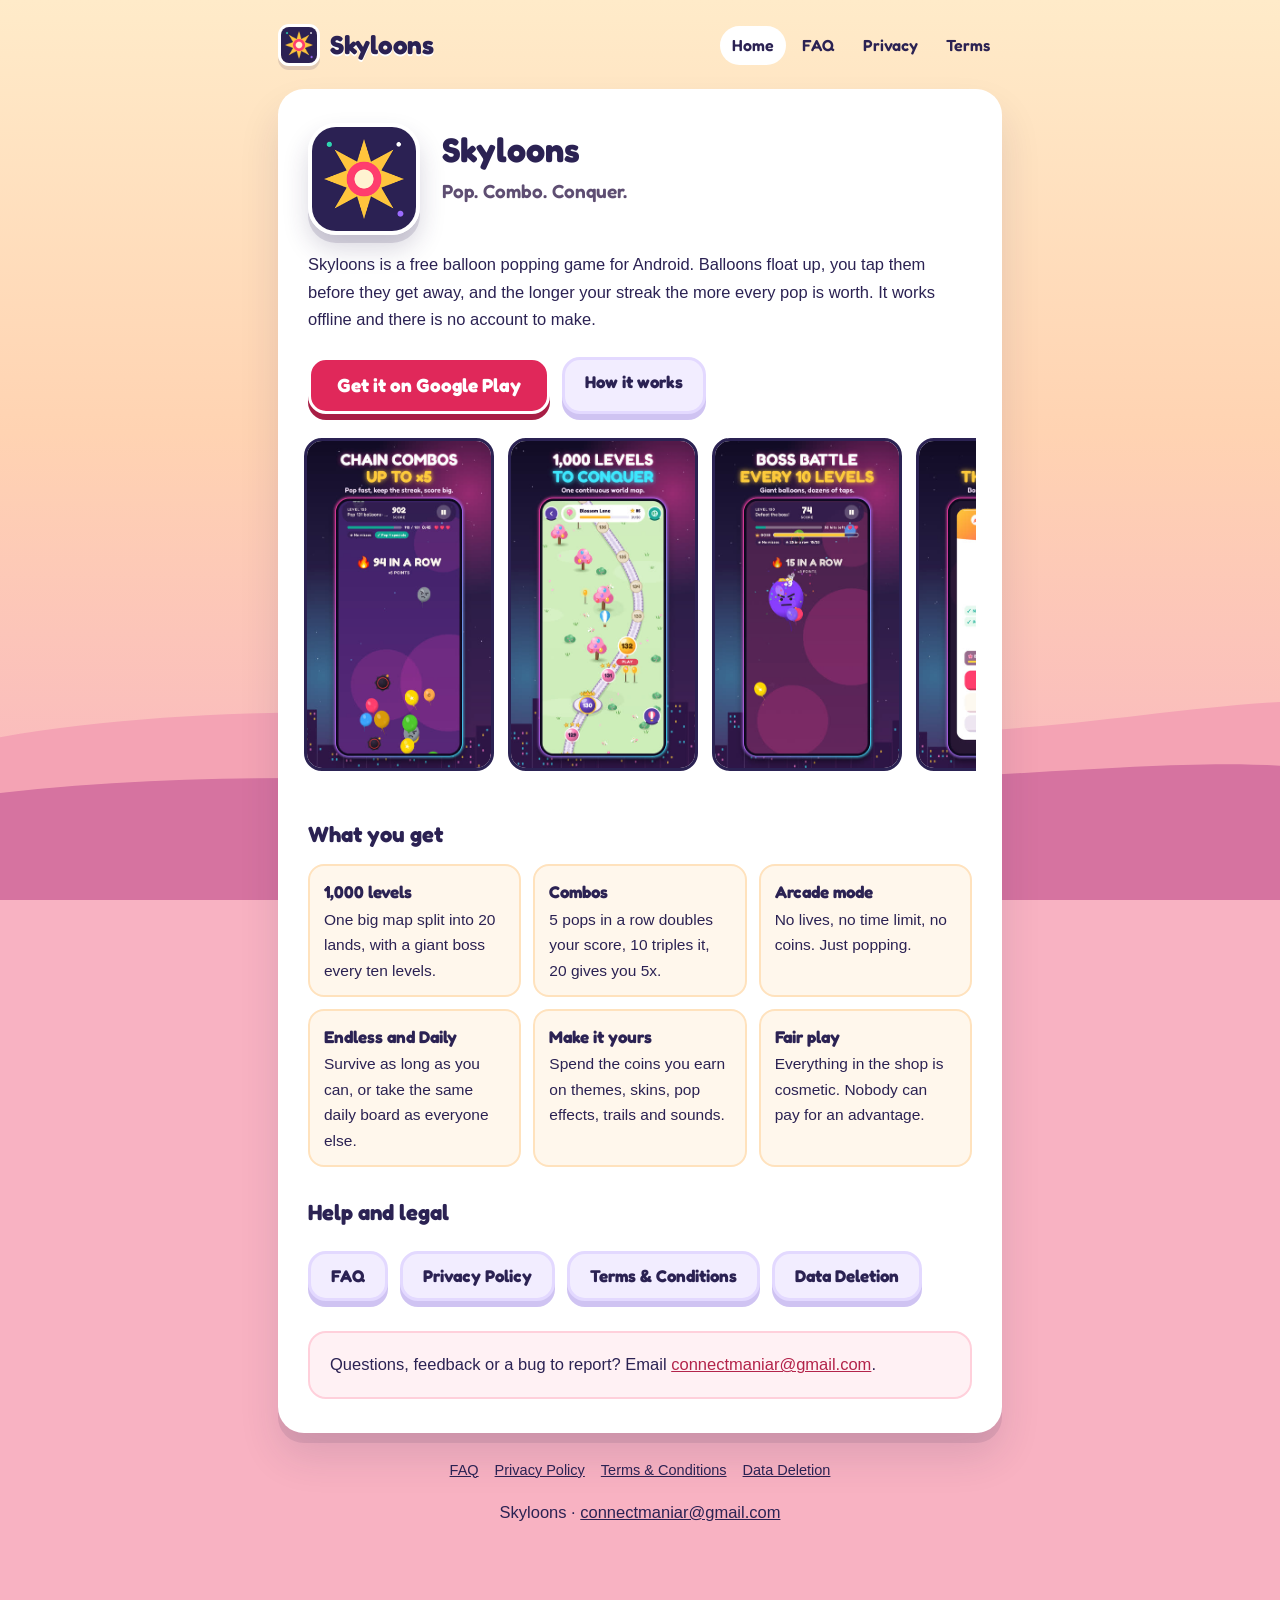
<file: index.html>
<!doctype html>
<html lang="en">
<head>
  <meta charset="utf-8" />
  <meta name="viewport" content="width=device-width, initial-scale=1" />
  <title>Skyloons: Balloon Pop Game for Android (Free, Works Offline)</title>
  <meta name="description" content="Skyloons is a free balloon popping game for Android. Chain combos, dodge bombs and beat a boss every ten levels across 1,000 levels. No account, works offline." />
  <meta name="theme-color" content="#ffd3b2" />
  <link rel="canonical" href="https://toobamamaniar.github.io/ballon-pop-quest/" />
  <link rel="icon" type="image/png" href="img/favicon.png" />
  <link rel="apple-touch-icon" href="img/icon-192.png" />
  <meta property="og:type" content="website" />
  <meta property="og:site_name" content="Skyloons" />
  <meta property="og:title" content="Skyloons: Balloon Pop Game for Android (Free, Works Offline)" />
  <meta property="og:description" content="Skyloons is a free balloon popping game for Android. Chain combos, dodge bombs and beat a boss every ten levels across 1,000 levels. No account, works offline." />
  <meta property="og:url" content="https://toobamamaniar.github.io/ballon-pop-quest/" />
  <meta property="og:image" content="https://toobamamaniar.github.io/ballon-pop-quest/og.png" />
  <meta name="twitter:card" content="summary_large_image" />
  <link rel="stylesheet" href="styles.css" />
  <script type="application/ld+json">
{
  "@context": "https://schema.org",
  "@type": "MobileApplication",
  "name": "Skyloons",
  "alternateName": "Balloon Pop Quest",
  "operatingSystem": "Android",
  "applicationCategory": "GameApplication",
  "description": "A free balloon popping game for Android with 1,000 levels, boss battles, an Arcade mode and daily challenges. Works offline.",
  "url": "https://toobamamaniar.github.io/ballon-pop-quest/",
  "image": "https://toobamamaniar.github.io/ballon-pop-quest/og.png",
  "offers": {
    "@type": "Offer",
    "price": "0",
    "priceCurrency": "USD"
  },
  "downloadUrl": "https://play.google.com/store/apps/details?id=com.maniar.balloonpopquest"
}
  </script>
</head>
<body>
  <a class="skip" href="#content">Skip to content</a>
  <div class="wrap">
    <header class="site">
      <a class="brand" href="./">
        <img src="img/icon-192.png" alt="" width="42" height="42" />
        <span>Skyloons</span>
      </a>
      <nav class="top" aria-label="Main">
        <a href="./" aria-current="page">Home</a>
        <a href="faq.html">FAQ</a>
        <a href="privacy-policy.html">Privacy</a>
        <a href="terms.html">Terms</a>
      </nav>
    </header>

    <main class="card" id="content">
      <div class="hero">
        <img class="icon" src="img/icon-192.png" alt="Skyloons app icon" width="112" height="112" />
        <div class="copy">
          <h1>Skyloons</h1>
          <p class="tagline">Pop. Combo. Conquer.</p>
        </div>
      </div>

      <p>
        Skyloons is a free balloon popping game for Android. Balloons float up,
        you tap them before they get away, and the longer your streak the more
        every pop is worth. It works offline and there is no account to make.
      </p>

      <div class="actions">
        <a class="btn" href="https://play.google.com/store/apps/details?id=com.maniar.balloonpopquest">Get it on Google Play</a>
        <a class="btn soft" href="faq.html">How it works</a>
      </div>

      <div class="shots" role="group" aria-label="Screenshots">
        <img src="img/01-combos.jpg" alt="Chaining a combo of balloons in Skyloons" width="405" height="720" loading="lazy" />
        <img src="img/02-levels.jpg" alt="The world map with levels one to one thousand" width="405" height="720" loading="lazy" />
        <img src="img/04-bosses.jpg" alt="A boss battle against a giant balloon" width="405" height="720" loading="lazy" />
        <img src="img/07-stars.jpg" alt="A level complete screen with three stars" width="405" height="720" loading="lazy" />
        <img src="img/08-missions.jpg" alt="The daily missions screen" width="405" height="720" loading="lazy" />
      </div>

      <h2>What you get</h2>
      <ul class="points">
        <li><strong>1,000 levels</strong>One big map split into 20 lands, with a giant boss every ten levels.</li>
        <li><strong>Combos</strong>5 pops in a row doubles your score, 10 triples it, 20 gives you 5x.</li>
        <li><strong>Arcade mode</strong>No lives, no time limit, no coins. Just popping.</li>
        <li><strong>Endless and Daily</strong>Survive as long as you can, or take the same daily board as everyone else.</li>
        <li><strong>Make it yours</strong>Spend the coins you earn on themes, skins, pop effects, trails and sounds.</li>
        <li><strong>Fair play</strong>Everything in the shop is cosmetic. Nobody can pay for an advantage.</li>
      </ul>

      <h2>Help and legal</h2>
      <div class="actions">
        <a class="btn soft" href="faq.html">FAQ</a>
        <a class="btn soft" href="privacy-policy.html">Privacy Policy</a>
        <a class="btn soft" href="terms.html">Terms &amp; Conditions</a>
        <a class="btn soft" href="data-deletion.html">Data Deletion</a>
      </div>

      <div class="contact-box">
        <p>
          Questions, feedback or a bug to report? Email
          <a href="mailto:connectmaniar@gmail.com">connectmaniar@gmail.com</a>.
        </p>
      </div>
    </main>

    <footer class="site">
      <div class="links">
        <a href="faq.html">FAQ</a>
        <a href="privacy-policy.html">Privacy Policy</a>
        <a href="terms.html">Terms &amp; Conditions</a>
        <a href="data-deletion.html">Data Deletion</a>
      </div>
      <p>Skyloons · <a href="mailto:connectmaniar@gmail.com">connectmaniar@gmail.com</a></p>
    </footer>
  </div>
</body>
</html>
</file>
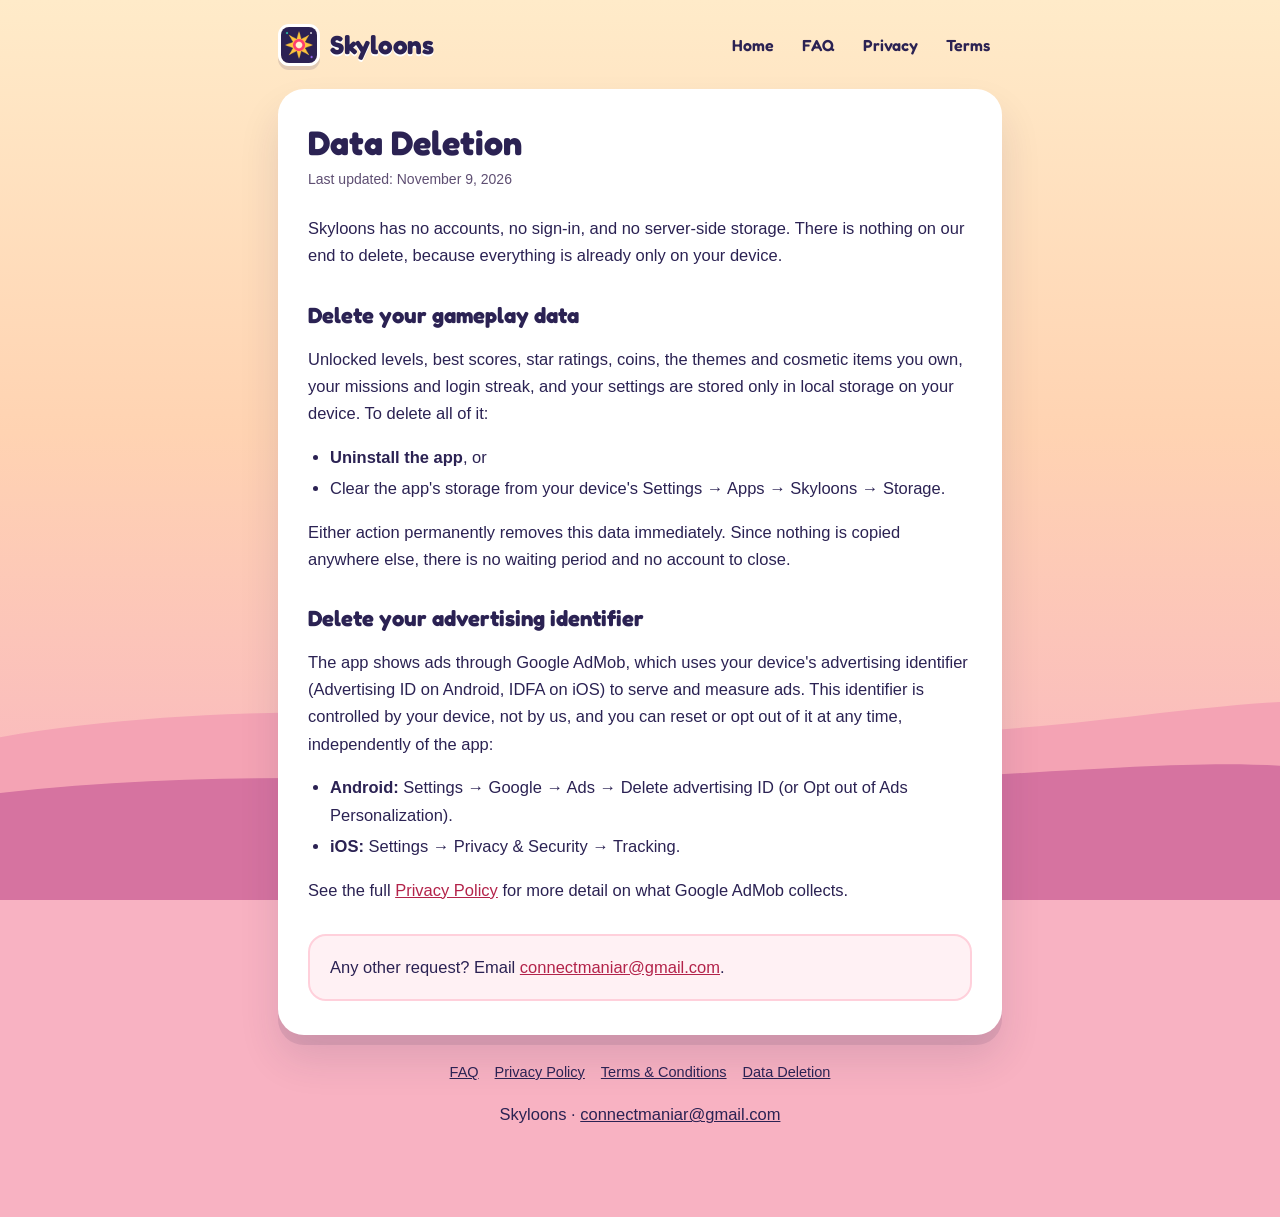
<file: data-deletion.html>
<!doctype html>
<html lang="en">
<head>
  <meta charset="utf-8" />
  <meta name="viewport" content="width=device-width, initial-scale=1" />
  <title>Skyloons Data Deletion</title>
  <meta name="description" content="How to delete your data from the Skyloons mobile game. There are no accounts and nothing stored on our servers." />
  <meta name="theme-color" content="#ffd3b2" />
  <link rel="canonical" href="https://toobamamaniar.github.io/ballon-pop-quest/data-deletion.html" />
  <link rel="icon" type="image/png" href="img/favicon.png" />
  <link rel="apple-touch-icon" href="img/icon-192.png" />
  <meta property="og:type" content="website" />
  <meta property="og:site_name" content="Skyloons" />
  <meta property="og:title" content="Skyloons Data Deletion" />
  <meta property="og:description" content="How to delete your data from the Skyloons mobile game. There are no accounts and nothing stored on our servers." />
  <meta property="og:url" content="https://toobamamaniar.github.io/ballon-pop-quest/data-deletion.html" />
  <meta property="og:image" content="https://toobamamaniar.github.io/ballon-pop-quest/og.png" />
  <meta name="twitter:card" content="summary_large_image" />
  <link rel="stylesheet" href="styles.css" />
</head>
<body>
  <a class="skip" href="#content">Skip to content</a>
  <div class="wrap">
    <header class="site">
      <a class="brand" href="./">
        <img src="img/icon-192.png" alt="" width="42" height="42" />
        <span>Skyloons</span>
      </a>
      <nav class="top" aria-label="Main">
        <a href="./">Home</a>
        <a href="faq.html">FAQ</a>
        <a href="privacy-policy.html">Privacy</a>
        <a href="terms.html">Terms</a>
      </nav>
    </header>

    <main class="card" id="content">
      <h1>Data Deletion</h1>
      <p class="meta">Last updated: November 9, 2026</p>

      <p>
        Skyloons has no accounts, no sign-in, and no server-side storage. There
        is nothing on our end to delete, because everything is already only on
        your device.
      </p>

      <h2>Delete your gameplay data</h2>
      <p>
        Unlocked levels, best scores, star ratings, coins, the themes and
        cosmetic items you own, your missions and login streak, and your
        settings are stored only in local storage on your device. To delete all
        of it:
      </p>
      <ul>
        <li><strong>Uninstall the app</strong>, or</li>
        <li>Clear the app's storage from your device's Settings → Apps → Skyloons → Storage.</li>
      </ul>
      <p>
        Either action permanently removes this data immediately. Since nothing
        is copied anywhere else, there is no waiting period and no account to
        close.
      </p>

      <h2>Delete your advertising identifier</h2>
      <p>
        The app shows ads through Google AdMob, which uses your device's
        advertising identifier (Advertising ID on Android, IDFA on iOS) to serve
        and measure ads. This identifier is controlled by your device, not by
        us, and you can reset or opt out of it at any time, independently of the
        app:
      </p>
      <ul>
        <li><strong>Android:</strong> Settings → Google → Ads → Delete advertising ID (or Opt out of Ads Personalization).</li>
        <li><strong>iOS:</strong> Settings → Privacy &amp; Security → Tracking.</li>
      </ul>

      <p>
        See the full <a href="privacy-policy.html">Privacy Policy</a> for more
        detail on what Google AdMob collects.
      </p>

      <div class="contact-box">
        <p>
          Any other request? Email
          <a href="mailto:connectmaniar@gmail.com">connectmaniar@gmail.com</a>.
        </p>
      </div>
    </main>

    <footer class="site">
      <div class="links">
        <a href="faq.html">FAQ</a>
        <a href="privacy-policy.html">Privacy Policy</a>
        <a href="terms.html">Terms &amp; Conditions</a>
        <a href="data-deletion.html">Data Deletion</a>
      </div>
      <p>Skyloons · <a href="mailto:connectmaniar@gmail.com">connectmaniar@gmail.com</a></p>
    </footer>
  </div>
</body>
</html>
</file>
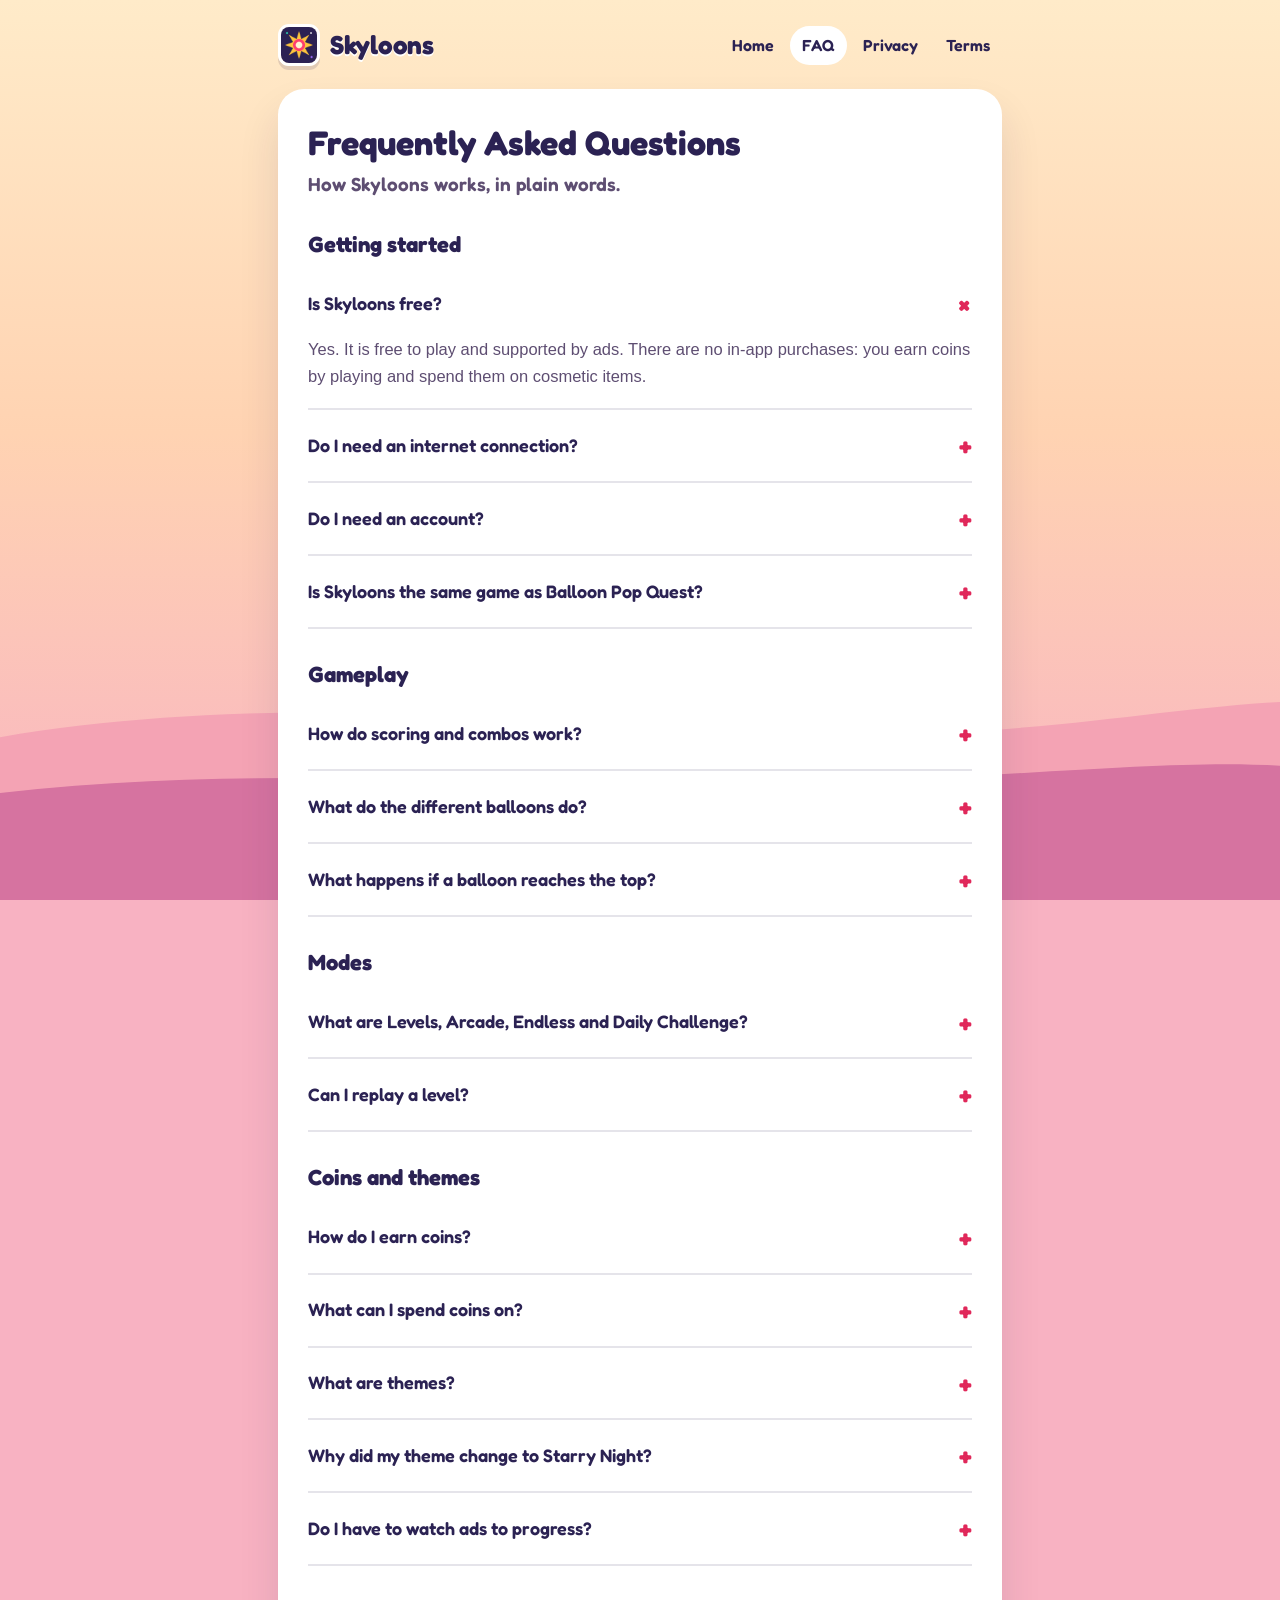
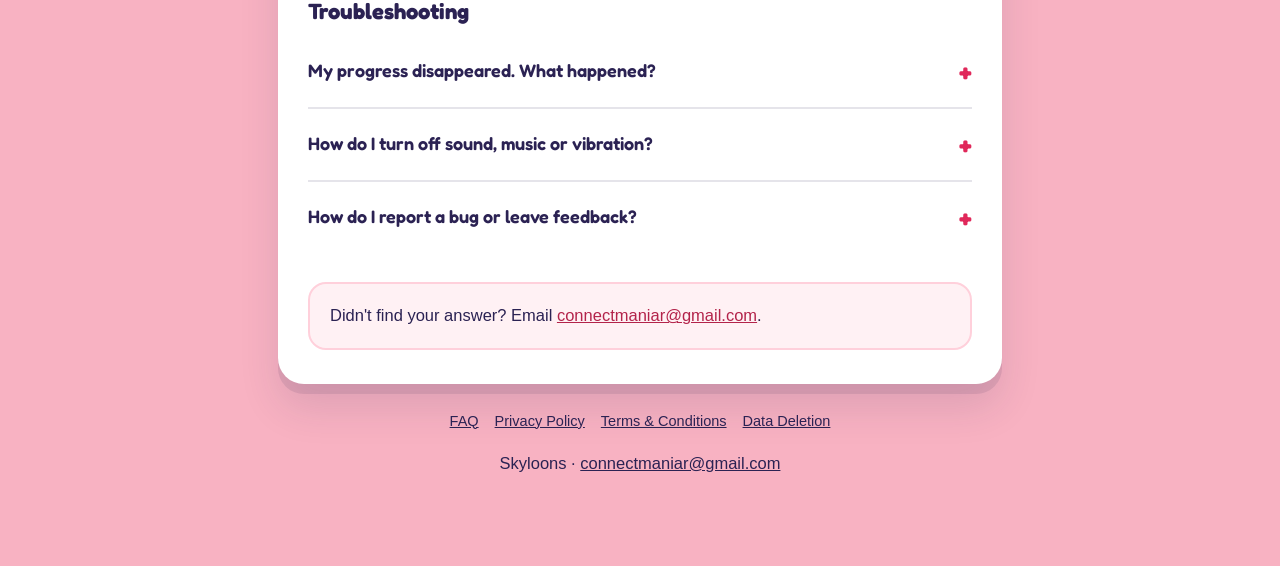
<file: faq.html>
<!doctype html>
<html lang="en">
<head>
  <meta charset="utf-8" />
  <meta name="viewport" content="width=device-width, initial-scale=1" />
  <title>Skyloons FAQ: How the Game Works</title>
  <meta name="description" content="Answers about Skyloons: balloon types, combos, Arcade, Endless and Daily modes, coins and themes, ads, and what to do if something goes wrong." />
  <meta name="theme-color" content="#ffd3b2" />
  <link rel="canonical" href="https://toobamamaniar.github.io/ballon-pop-quest/faq.html" />
  <link rel="icon" type="image/png" href="img/favicon.png" />
  <link rel="apple-touch-icon" href="img/icon-192.png" />
  <meta property="og:type" content="website" />
  <meta property="og:site_name" content="Skyloons" />
  <meta property="og:title" content="Skyloons FAQ: How the Game Works" />
  <meta property="og:description" content="Answers about Skyloons: balloon types, combos, Arcade, Endless and Daily modes, coins and themes, ads, and what to do if something goes wrong." />
  <meta property="og:url" content="https://toobamamaniar.github.io/ballon-pop-quest/faq.html" />
  <meta property="og:image" content="https://toobamamaniar.github.io/ballon-pop-quest/og.png" />
  <meta name="twitter:card" content="summary_large_image" />
  <link rel="stylesheet" href="styles.css" />
</head>
<body>
  <a class="skip" href="#content">Skip to content</a>
  <div class="wrap">
    <header class="site">
      <a class="brand" href="./">
        <img src="img/icon-192.png" alt="" width="42" height="42" />
        <span>Skyloons</span>
      </a>
      <nav class="top" aria-label="Main">
        <a href="./">Home</a>
        <a href="faq.html" aria-current="page">FAQ</a>
        <a href="privacy-policy.html">Privacy</a>
        <a href="terms.html">Terms</a>
      </nav>
    </header>

    <main class="card" id="content">
      <h1>Frequently Asked Questions</h1>
      <p class="tagline">How Skyloons works, in plain words.</p>

      <h2>Getting started</h2>

      <details open>
        <summary>Is Skyloons free?</summary>
        <p>
          Yes. It is free to play and supported by ads. There are no in-app
          purchases: you earn coins by playing and spend them on cosmetic items.
        </p>
      </details>

      <details>
        <summary>Do I need an internet connection?</summary>
        <p>
          No. Levels, Arcade, Endless and the Daily Challenge all work offline.
          Ads need a connection, so without one they simply do not load and the
          game carries on as normal.
        </p>
      </details>

      <details>
        <summary>Do I need an account?</summary>
        <p>
          No. There is no login and no profile. Your progress is saved on your
          device only.
        </p>
      </details>

      <details>
        <summary>Is Skyloons the same game as Balloon Pop Quest?</summary>
        <p>
          Yes. Skyloons is the new name. Your progress carries over when the
          app updates.
        </p>
      </details>

      <h2>Gameplay</h2>

      <details>
        <summary>How do scoring and combos work?</summary>
        <p>
          Every balloon is worth points, and popping them back to back builds a
          combo multiplier: 5 in a row doubles your score, 10 in a row triples
          it, and 20 or more multiplies it by 5. Missing a normal balloon or
          popping a bomb breaks or reduces your combo, depending on the level.
        </p>
      </details>

      <details>
        <summary>What do the different balloons do?</summary>
        <p><strong>Normal</strong>: the standard balloon, worth 1 point.</p>
        <p><strong>Golden</strong>: rarer and a bit faster, worth 5 points.</p>
        <p><strong>Rainbow</strong>: doubles your score for a few seconds and gives bonus coins.</p>
        <p><strong>Freeze</strong>: slows every balloon on screen for a few seconds.</p>
        <p><strong>Heart</strong>: gives back a lost life.</p>
        <p><strong>Armored</strong>: takes two taps to pop.</p>
        <p><strong>Clock</strong>: adds 3 seconds on levels with a timer.</p>
        <p><strong>Chain</strong>: a row of linked balloons. Pop one and the rest go off in turn.</p>
        <p><strong>Splitter</strong>: a big balloon that breaks into smaller ones when you pop it.</p>
        <p><strong>Bomb and decoy</strong>: leave them alone. Popping either one is a mistake and costs a life.</p>
        <p><strong>Boss</strong>: a giant balloon that waits at the end of every ten levels. Keep tapping to bring its health bar down.</p>
      </details>

      <details>
        <summary>What happens if a balloon reaches the top?</summary>
        <p>
          If a normal, chain or splitter balloon escapes, you lose a life.
          Missing a bonus balloon (golden, rainbow, freeze, heart, armored or
          clock) costs nothing, it is just a missed chance. Bombs and decoys
          floating away is a good thing.
        </p>
      </details>

      <h2>Modes</h2>

      <details>
        <summary>What are Levels, Arcade, Endless and Daily Challenge?</summary>
        <p>
          <strong>Levels</strong> are 1,000 stages across 20 lands, each with its
          own goal, played in order. Levels 1 to 100 are the original set. From
          level 101, blocks of levels get a twist such as Gold Rush or Minefield.
        </p>
        <p>
          <strong>Arcade</strong> has no lives, no time limit and no coins. You
          just pop, and leave when you want to.
        </p>
        <p>
          <strong>Endless</strong> has no goal: survive as long as you can while
          the balloons get faster. After you lose you can watch an optional ad
          to continue, once per run.
        </p>
        <p>
          <strong>Daily Challenge</strong> gives everyone the same board each
          day, which resets at midnight UTC. You get one run and a personal best.
        </p>
      </details>

      <details>
        <summary>Can I replay a level?</summary>
        <p>
          Yes. Each level keeps your best score and your star rating (1 to 3
          stars), so you can go back and beat it whenever you like.
        </p>
      </details>

      <h2>Coins and themes</h2>

      <details>
        <summary>How do I earn coins?</summary>
        <p>
          By finishing levels and bonus goals, the Daily Challenge, the six daily
          missions (and the bonus chest for completing all of them), the 7-day
          login calendar and the daily gift. You can also watch an optional
          rewarded ad for extra coins. Coins are never sold for real money.
        </p>
      </details>

      <details>
        <summary>What can I spend coins on?</summary>
        <p>
          Cosmetic items in the Shop: themes, balloon skins, pop effects, trails
          and pop sound packs. None of them changes how the game plays, so there
          is no pay-to-win anywhere.
        </p>
      </details>

      <details>
        <summary>What are themes?</summary>
        <p>
          A theme changes the sky and the look of the whole app, from the home
          screen to the shop. Starry Night is free. The others are bought with
          coins. If you had already unlocked a sky by reaching its level in an
          earlier version, you keep it.
        </p>
      </details>

      <details>
        <summary>Why did my theme change to Starry Night?</summary>
        <p>
          Starry Night became the default theme in an update, so everyone's
          equipped sky was reset once. Themes you owned are still yours: open
          the Shop, then Themes, to equip them again.
        </p>
      </details>

      <details>
        <summary>Do I have to watch ads to progress?</summary>
        <p>
          No. Rewarded ads are optional: continuing an Endless run, doubling
          your level coins or your daily gift. You can always say no and keep
          playing.
        </p>
      </details>

      <h2>Troubleshooting</h2>

      <details>
        <summary>My progress disappeared. What happened?</summary>
        <p>
          Progress is saved on your device only, so there is no account to
          restore it from. Uninstalling the app, clearing its storage or moving
          to a new phone starts you again from the beginning.
        </p>
      </details>

      <details>
        <summary>How do I turn off sound, music or vibration?</summary>
        <p>
          Open Settings from the home screen. Sound effects, music and
          vibration can each be switched off separately.
        </p>
      </details>

      <details>
        <summary>How do I report a bug or leave feedback?</summary>
        <p>
          Open Settings, then Contact Us, or email
          <a href="mailto:connectmaniar@gmail.com">connectmaniar@gmail.com</a>. If a level or a boss feels
          unfair, tell us which one.
        </p>
      </details>

      <div class="contact-box">
        <p>
          Didn't find your answer? Email
          <a href="mailto:connectmaniar@gmail.com">connectmaniar@gmail.com</a>.
        </p>
      </div>
    </main>

    <footer class="site">
      <div class="links">
        <a href="faq.html">FAQ</a>
        <a href="privacy-policy.html">Privacy Policy</a>
        <a href="terms.html">Terms &amp; Conditions</a>
        <a href="data-deletion.html">Data Deletion</a>
      </div>
      <p>Skyloons · <a href="mailto:connectmaniar@gmail.com">connectmaniar@gmail.com</a></p>
    </footer>
  </div>
</body>
</html>
</file>
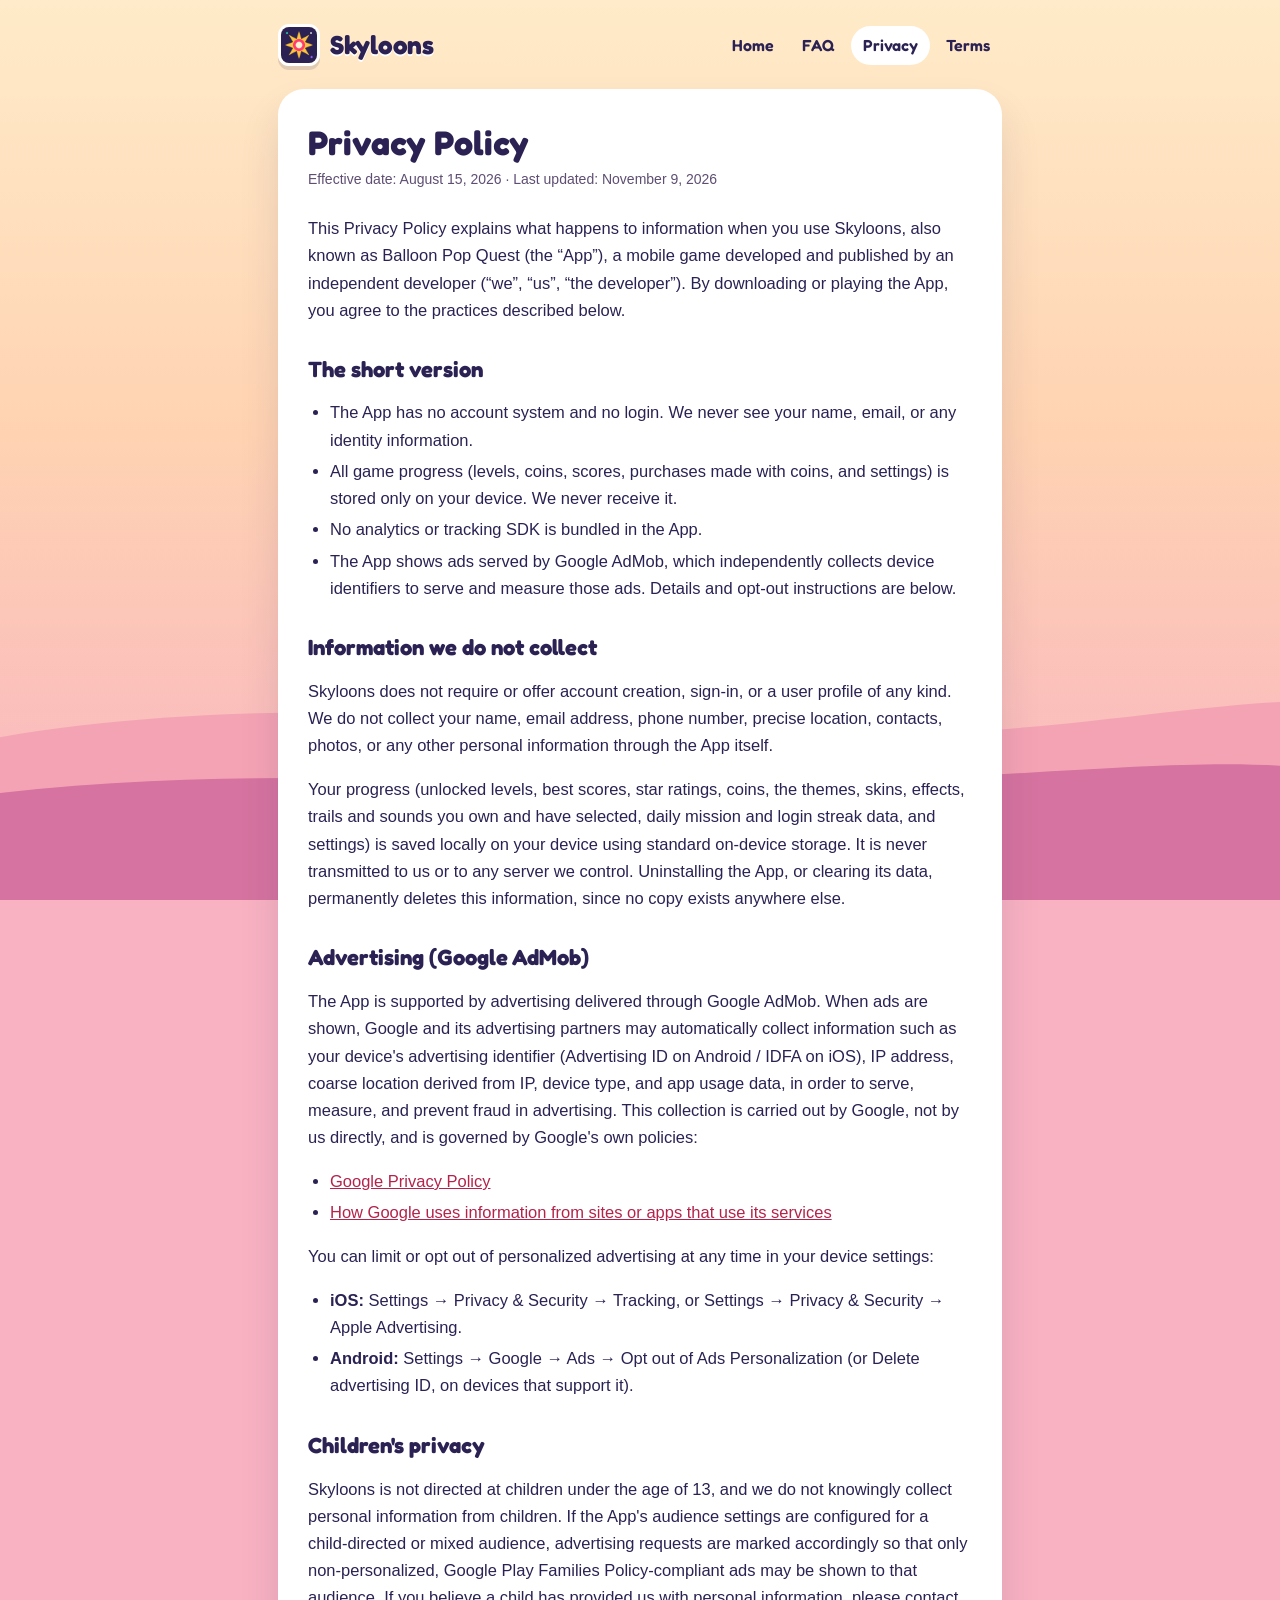
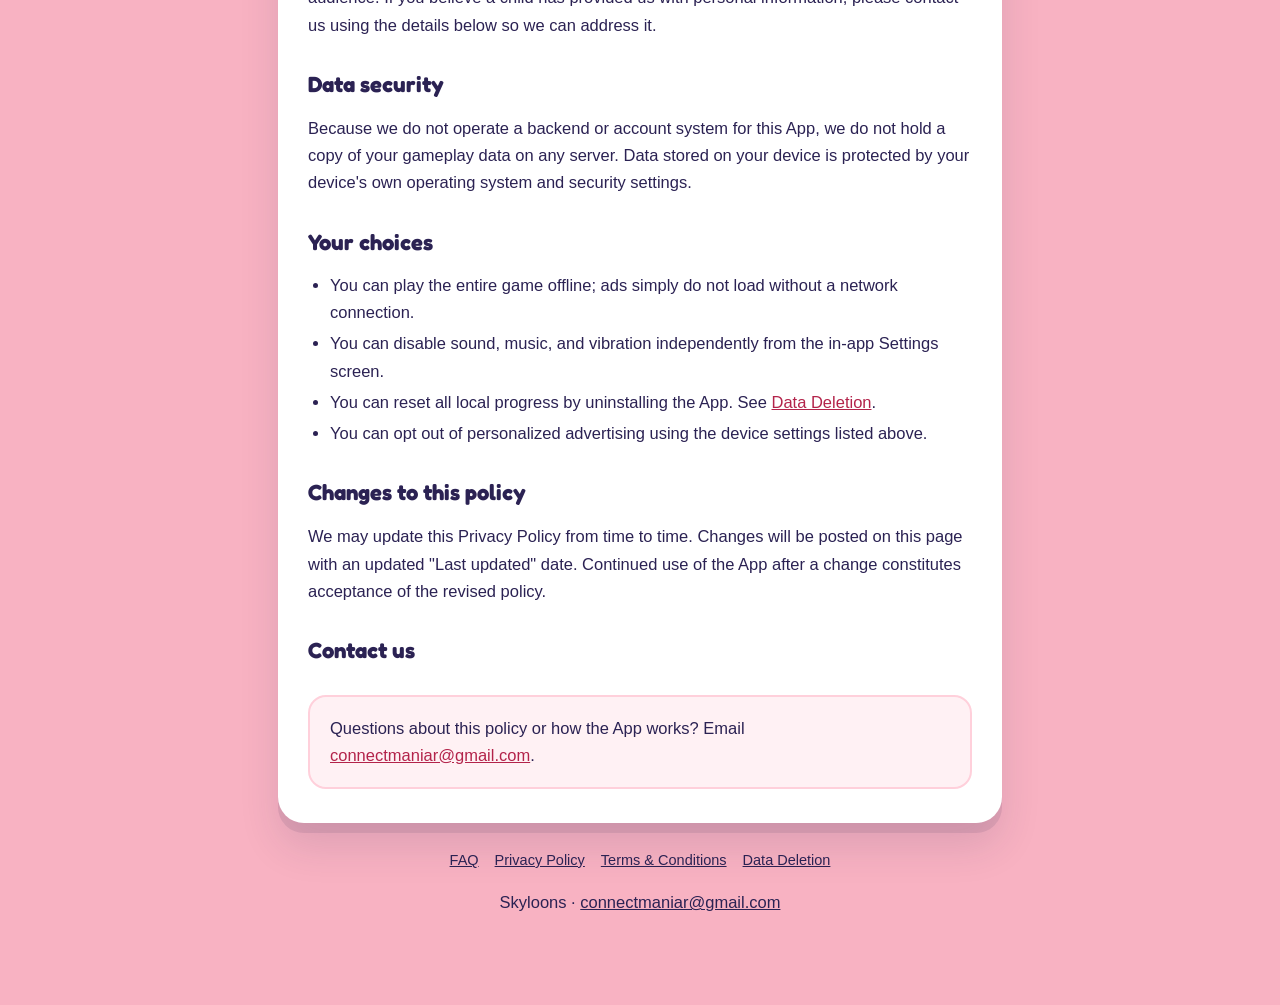
<file: privacy-policy.html>
<!doctype html>
<html lang="en">
<head>
  <meta charset="utf-8" />
  <meta name="viewport" content="width=device-width, initial-scale=1" />
  <title>Skyloons Privacy Policy</title>
  <meta name="description" content="What Skyloons does and does not do with your information: no accounts, progress stored only on your device, and ads served by Google AdMob." />
  <meta name="theme-color" content="#ffd3b2" />
  <link rel="canonical" href="https://toobamamaniar.github.io/ballon-pop-quest/privacy-policy.html" />
  <link rel="icon" type="image/png" href="img/favicon.png" />
  <link rel="apple-touch-icon" href="img/icon-192.png" />
  <meta property="og:type" content="website" />
  <meta property="og:site_name" content="Skyloons" />
  <meta property="og:title" content="Skyloons Privacy Policy" />
  <meta property="og:description" content="What Skyloons does and does not do with your information: no accounts, progress stored only on your device, and ads served by Google AdMob." />
  <meta property="og:url" content="https://toobamamaniar.github.io/ballon-pop-quest/privacy-policy.html" />
  <meta property="og:image" content="https://toobamamaniar.github.io/ballon-pop-quest/og.png" />
  <meta name="twitter:card" content="summary_large_image" />
  <link rel="stylesheet" href="styles.css" />
</head>
<body>
  <a class="skip" href="#content">Skip to content</a>
  <div class="wrap">
    <header class="site">
      <a class="brand" href="./">
        <img src="img/icon-192.png" alt="" width="42" height="42" />
        <span>Skyloons</span>
      </a>
      <nav class="top" aria-label="Main">
        <a href="./">Home</a>
        <a href="faq.html">FAQ</a>
        <a href="privacy-policy.html" aria-current="page">Privacy</a>
        <a href="terms.html">Terms</a>
      </nav>
    </header>

    <main class="card" id="content">
      <h1>Privacy Policy</h1>
      <p class="meta">Effective date: August 15, 2026 · Last updated: November 9, 2026</p>

      <p>
        This Privacy Policy explains what happens to information when you use
        Skyloons, also known as Balloon Pop Quest (the “App”), a mobile game
        developed and published by an independent developer (“we”, “us”, “the
        developer”). By downloading or playing the App, you agree to the
        practices described below.
      </p>

      <h2>The short version</h2>
      <ul>
        <li>The App has no account system and no login. We never see your name, email, or any identity information.</li>
        <li>All game progress (levels, coins, scores, purchases made with coins, and settings) is stored only on your device. We never receive it.</li>
        <li>No analytics or tracking SDK is bundled in the App.</li>
        <li>The App shows ads served by Google AdMob, which independently collects device identifiers to serve and measure those ads. Details and opt-out instructions are below.</li>
      </ul>

      <h2>Information we do not collect</h2>
      <p>
        Skyloons does not require or offer account creation, sign-in, or a user
        profile of any kind. We do not collect your name, email address, phone
        number, precise location, contacts, photos, or any other personal
        information through the App itself.
      </p>
      <p>
        Your progress (unlocked levels, best scores, star ratings, coins, the
        themes, skins, effects, trails and sounds you own and have selected,
        daily mission and login streak data, and settings) is saved locally on
        your device using standard on-device storage. It is never transmitted to
        us or to any server we control. Uninstalling the App, or clearing its
        data, permanently deletes this information, since no copy exists
        anywhere else.
      </p>

      <h2>Advertising (Google AdMob)</h2>
      <p>
        The App is supported by advertising delivered through Google AdMob.
        When ads are shown, Google and its advertising partners may
        automatically collect information such as your device's advertising
        identifier (Advertising ID on Android / IDFA on iOS), IP address,
        coarse location derived from IP, device type, and app usage data, in
        order to serve, measure, and prevent fraud in advertising. This
        collection is carried out by Google, not by us directly, and is
        governed by Google's own policies:
      </p>
      <ul>
        <li><a href="https://policies.google.com/privacy" target="_blank" rel="noopener">Google Privacy Policy</a></li>
        <li><a href="https://policies.google.com/technologies/partner-sites" target="_blank" rel="noopener">How Google uses information from sites or apps that use its services</a></li>
      </ul>
      <p>
        You can limit or opt out of personalized advertising at any time in
        your device settings:
      </p>
      <ul>
        <li><strong>iOS:</strong> Settings → Privacy &amp; Security → Tracking, or Settings → Privacy &amp; Security → Apple Advertising.</li>
        <li><strong>Android:</strong> Settings → Google → Ads → Opt out of Ads Personalization (or Delete advertising ID, on devices that support it).</li>
      </ul>

      <h2>Children's privacy</h2>
      <p>
        Skyloons is not directed at children under the age of 13, and we do
        not knowingly collect personal information from children. If the App's
        audience settings are configured for a child-directed or mixed
        audience, advertising requests are marked accordingly so that only
        non-personalized, Google Play Families Policy-compliant ads may be
        shown to that audience. If you believe a child has provided us with
        personal information, please contact us using the details below so we
        can address it.
      </p>

      <h2>Data security</h2>
      <p>
        Because we do not operate a backend or account system for this App, we
        do not hold a copy of your gameplay data on any server. Data stored on
        your device is protected by your device's own operating system and
        security settings.
      </p>

      <h2>Your choices</h2>
      <ul>
        <li>You can play the entire game offline; ads simply do not load without a network connection.</li>
        <li>You can disable sound, music, and vibration independently from the in-app Settings screen.</li>
        <li>You can reset all local progress by uninstalling the App. See <a href="data-deletion.html">Data Deletion</a>.</li>
        <li>You can opt out of personalized advertising using the device settings listed above.</li>
      </ul>

      <h2>Changes to this policy</h2>
      <p>
        We may update this Privacy Policy from time to time. Changes will be
        posted on this page with an updated "Last updated" date. Continued use
        of the App after a change constitutes acceptance of the revised policy.
      </p>

      <h2>Contact us</h2>
      <div class="contact-box">
        <p>
          Questions about this policy or how the App works? Email
          <a href="mailto:connectmaniar@gmail.com">connectmaniar@gmail.com</a>.
        </p>
      </div>
    </main>

    <footer class="site">
      <div class="links">
        <a href="faq.html">FAQ</a>
        <a href="privacy-policy.html">Privacy Policy</a>
        <a href="terms.html">Terms &amp; Conditions</a>
        <a href="data-deletion.html">Data Deletion</a>
      </div>
      <p>Skyloons · <a href="mailto:connectmaniar@gmail.com">connectmaniar@gmail.com</a></p>
    </footer>
  </div>
</body>
</html>
</file>
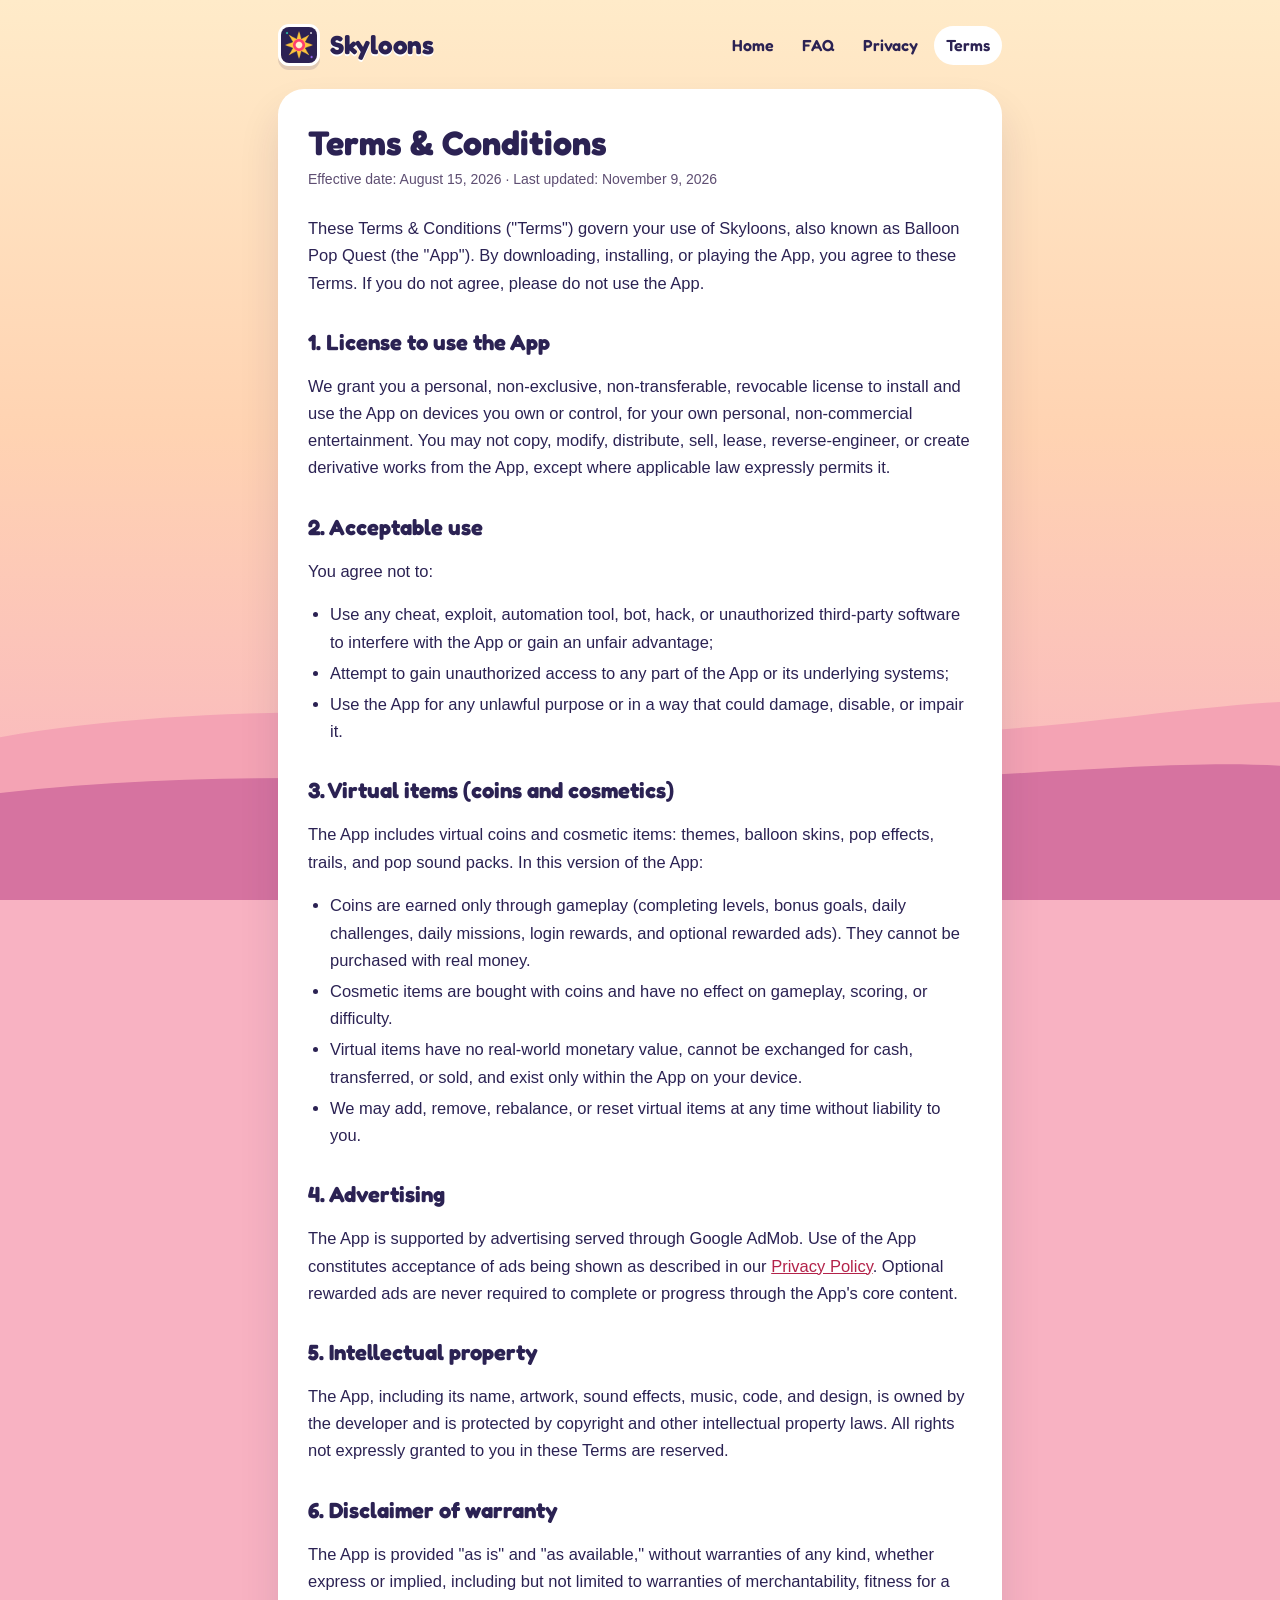
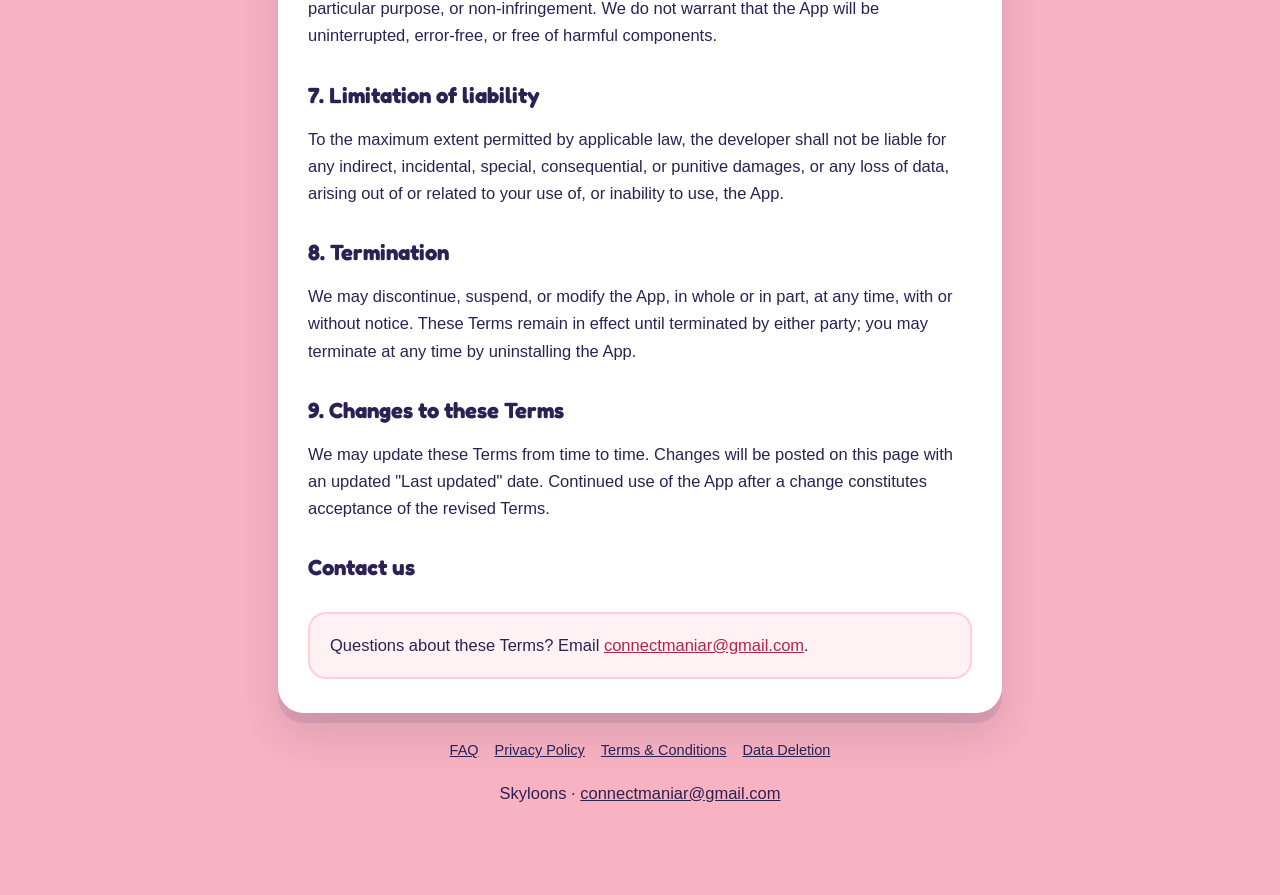
<file: terms.html>
<!doctype html>
<html lang="en">
<head>
  <meta charset="utf-8" />
  <meta name="viewport" content="width=device-width, initial-scale=1" />
  <title>Skyloons Terms & Conditions</title>
  <meta name="description" content="The terms for using the Skyloons mobile game: your licence to play, acceptable use, virtual items, ads and liability." />
  <meta name="theme-color" content="#ffd3b2" />
  <link rel="canonical" href="https://toobamamaniar.github.io/ballon-pop-quest/terms.html" />
  <link rel="icon" type="image/png" href="img/favicon.png" />
  <link rel="apple-touch-icon" href="img/icon-192.png" />
  <meta property="og:type" content="website" />
  <meta property="og:site_name" content="Skyloons" />
  <meta property="og:title" content="Skyloons Terms & Conditions" />
  <meta property="og:description" content="The terms for using the Skyloons mobile game: your licence to play, acceptable use, virtual items, ads and liability." />
  <meta property="og:url" content="https://toobamamaniar.github.io/ballon-pop-quest/terms.html" />
  <meta property="og:image" content="https://toobamamaniar.github.io/ballon-pop-quest/og.png" />
  <meta name="twitter:card" content="summary_large_image" />
  <link rel="stylesheet" href="styles.css" />
</head>
<body>
  <a class="skip" href="#content">Skip to content</a>
  <div class="wrap">
    <header class="site">
      <a class="brand" href="./">
        <img src="img/icon-192.png" alt="" width="42" height="42" />
        <span>Skyloons</span>
      </a>
      <nav class="top" aria-label="Main">
        <a href="./">Home</a>
        <a href="faq.html">FAQ</a>
        <a href="privacy-policy.html">Privacy</a>
        <a href="terms.html" aria-current="page">Terms</a>
      </nav>
    </header>

    <main class="card" id="content">
      <h1>Terms &amp; Conditions</h1>
      <p class="meta">Effective date: August 15, 2026 · Last updated: November 9, 2026</p>

      <p>
        These Terms &amp; Conditions ("Terms") govern your use of Skyloons, also
        known as Balloon Pop Quest (the "App"). By downloading, installing, or
        playing the App, you agree to these Terms. If you do not agree, please
        do not use the App.
      </p>

      <h2>1. License to use the App</h2>
      <p>
        We grant you a personal, non-exclusive, non-transferable, revocable
        license to install and use the App on devices you own or control, for
        your own personal, non-commercial entertainment. You may not copy,
        modify, distribute, sell, lease, reverse-engineer, or create derivative
        works from the App, except where applicable law expressly permits it.
      </p>

      <h2>2. Acceptable use</h2>
      <p>You agree not to:</p>
      <ul>
        <li>Use any cheat, exploit, automation tool, bot, hack, or unauthorized third-party software to interfere with the App or gain an unfair advantage;</li>
        <li>Attempt to gain unauthorized access to any part of the App or its underlying systems;</li>
        <li>Use the App for any unlawful purpose or in a way that could damage, disable, or impair it.</li>
      </ul>

      <h2>3. Virtual items (coins and cosmetics)</h2>
      <p>
        The App includes virtual coins and cosmetic items: themes, balloon
        skins, pop effects, trails, and pop sound packs. In this version of the
        App:
      </p>
      <ul>
        <li>Coins are earned only through gameplay (completing levels, bonus goals, daily challenges, daily missions, login rewards, and optional rewarded ads). They cannot be purchased with real money.</li>
        <li>Cosmetic items are bought with coins and have no effect on gameplay, scoring, or difficulty.</li>
        <li>Virtual items have no real-world monetary value, cannot be exchanged for cash, transferred, or sold, and exist only within the App on your device.</li>
        <li>We may add, remove, rebalance, or reset virtual items at any time without liability to you.</li>
      </ul>

      <h2>4. Advertising</h2>
      <p>
        The App is supported by advertising served through Google AdMob. Use of
        the App constitutes acceptance of ads being shown as described in our
        <a href="privacy-policy.html">Privacy Policy</a>. Optional rewarded ads
        are never required to complete or progress through the App's core
        content.
      </p>

      <h2>5. Intellectual property</h2>
      <p>
        The App, including its name, artwork, sound effects, music, code, and
        design, is owned by the developer and is protected by copyright and
        other intellectual property laws. All rights not expressly granted to
        you in these Terms are reserved.
      </p>

      <h2>6. Disclaimer of warranty</h2>
      <p>
        The App is provided "as is" and "as available," without warranties of
        any kind, whether express or implied, including but not limited to
        warranties of merchantability, fitness for a particular purpose, or
        non-infringement. We do not warrant that the App will be uninterrupted,
        error-free, or free of harmful components.
      </p>

      <h2>7. Limitation of liability</h2>
      <p>
        To the maximum extent permitted by applicable law, the developer shall
        not be liable for any indirect, incidental, special, consequential, or
        punitive damages, or any loss of data, arising out of or related to your
        use of, or inability to use, the App.
      </p>

      <h2>8. Termination</h2>
      <p>
        We may discontinue, suspend, or modify the App, in whole or in part, at
        any time, with or without notice. These Terms remain in effect until
        terminated by either party; you may terminate at any time by
        uninstalling the App.
      </p>

      <h2>9. Changes to these Terms</h2>
      <p>
        We may update these Terms from time to time. Changes will be posted on
        this page with an updated "Last updated" date. Continued use of the App
        after a change constitutes acceptance of the revised Terms.
      </p>

      <h2>Contact us</h2>
      <div class="contact-box">
        <p>
          Questions about these Terms? Email
          <a href="mailto:connectmaniar@gmail.com">connectmaniar@gmail.com</a>.
        </p>
      </div>
    </main>

    <footer class="site">
      <div class="links">
        <a href="faq.html">FAQ</a>
        <a href="privacy-policy.html">Privacy Policy</a>
        <a href="terms.html">Terms &amp; Conditions</a>
        <a href="data-deletion.html">Data Deletion</a>
      </div>
      <p>Skyloons · <a href="mailto:connectmaniar@gmail.com">connectmaniar@gmail.com</a></p>
    </footer>
  </div>
</body>
</html>
</file>
<file: styles.css>
/* Skyloons support site: the "Paper sky" look used in the app's menus.
   Fonts are hosted here (Fredoka, SIL Open Font License) so these pages make
   no requests to third parties. */

@font-face {
  font-family: "Fredoka";
  font-weight: 600;
  font-style: normal;
  font-display: swap;
  src: url("fonts/Fredoka_600SemiBold.ttf") format("truetype");
}

@font-face {
  font-family: "Fredoka";
  font-weight: 700;
  font-style: normal;
  font-display: swap;
  src: url("fonts/Fredoka_700Bold.ttf") format("truetype");
}

:root {
  --sky-top: #ffebc9;
  --sky-mid: #ffd3b2;
  --sky-bottom: #f8b2c2;
  --ink: #2b2253;
  --ink-soft: #5e4e72;
  --pink: #e0285a;
  --pink-edge: #a81e45;
  --link: #b3234a;
  --card: #ffffff;
  --line: rgba(43, 34, 83, 0.12);
  --display: "Fredoka", "Trebuchet MS", system-ui, sans-serif;
  --text: -apple-system, BlinkMacSystemFont, "Segoe UI", Roboto, Helvetica, Arial, sans-serif;
}

* {
  box-sizing: border-box;
}

html {
  background: var(--sky-bottom);
}

body {
  margin: 0;
  min-height: 100vh;
  font-family: var(--text);
  color: var(--ink);
  line-height: 1.65;
  background: linear-gradient(180deg, var(--sky-top) 0%, var(--sky-mid) 48%, var(--sky-bottom) 100%) fixed;
  position: relative;
  overflow-x: hidden;
}

/* Two paper hills along the bottom of the page, like the app's menus. */
body::after {
  content: "";
  position: fixed;
  left: 0;
  right: 0;
  bottom: 0;
  height: 22vh;
  min-height: 120px;
  pointer-events: none;
  z-index: 0;
  background-image: url("data:image/svg+xml;utf8,<svg xmlns='http://www.w3.org/2000/svg' viewBox='0 596 390 248' preserveAspectRatio='none'><path d='M0 640 C70 590 150 610 230 632 C300 652 350 604 390 596 L390 844 L0 844 Z' fill='%23f4a3b4'/><path d='M0 710 C90 668 170 712 250 698 C320 686 360 668 390 676 L390 844 L0 844 Z' fill='%23d673a0'/></svg>");
  background-size: 100% 100%;
  background-repeat: no-repeat;
}

.wrap {
  position: relative;
  z-index: 1;
  max-width: 760px;
  margin: 0 auto;
  padding: 24px 18px 72px;
}

a {
  color: var(--link);
}

a:hover {
  color: var(--pink);
}

a:focus-visible,
summary:focus-visible {
  outline: 3px solid var(--ink);
  outline-offset: 3px;
  border-radius: 6px;
}

.skip {
  position: absolute;
  left: -999px;
  top: 8px;
  background: var(--ink);
  color: #fff;
  padding: 8px 14px;
  border-radius: 10px;
  z-index: 10;
}

.skip:focus {
  left: 12px;
}

header.site {
  display: flex;
  align-items: center;
  justify-content: space-between;
  flex-wrap: wrap;
  gap: 12px 18px;
  margin-bottom: 22px;
}

.brand {
  display: flex;
  align-items: center;
  gap: 10px;
  text-decoration: none;
  color: var(--ink);
}

.brand img {
  width: 42px;
  height: 42px;
  border-radius: 11px;
  border: 3px solid #fff;
  box-shadow: 0 4px 0 rgba(43, 34, 83, 0.14);
}

.brand span {
  font-family: var(--display);
  font-weight: 700;
  font-size: 26px;
  letter-spacing: -0.3px;
  text-shadow: 0 2px 0 #fff;
}

nav.top {
  display: flex;
  flex-wrap: wrap;
  gap: 6px 4px;
}

nav.top a {
  font-family: var(--display);
  font-weight: 600;
  font-size: 16px;
  color: var(--ink);
  text-decoration: none;
  padding: 6px 12px;
  border-radius: 999px;
}

nav.top a:hover,
nav.top a[aria-current="page"] {
  background: #fff;
  color: var(--ink);
}

main.card {
  background: var(--card);
  border-radius: 26px;
  padding: 34px 30px;
  box-shadow: 0 10px 0 rgba(43, 34, 83, 0.1), 0 24px 40px rgba(43, 34, 83, 0.12);
}

main.card h1 {
  font-family: var(--display);
  font-weight: 700;
  font-size: 34px;
  line-height: 1.15;
  margin: 0 0 6px;
}

.tagline {
  font-family: var(--display);
  font-weight: 600;
  font-size: 19px;
  color: var(--ink-soft);
  margin: 0 0 22px;
}

.meta {
  font-size: 14px;
  color: var(--ink-soft);
  margin: 0 0 24px;
}

h2 {
  font-family: var(--display);
  font-weight: 700;
  font-size: 22px;
  line-height: 1.25;
  margin: 32px 0 10px;
}

p,
li {
  font-size: 16.5px;
}

ul {
  padding-left: 22px;
}

li {
  margin: 4px 0;
}

.actions {
  display: flex;
  flex-wrap: wrap;
  gap: 12px;
  margin: 24px 0 8px;
}

.btn {
  display: inline-block;
  font-family: var(--display);
  font-weight: 700;
  font-size: 19px;
  line-height: 1.2;
  text-decoration: none;
  padding: 14px 26px;
  border-radius: 18px;
  background: var(--pink);
  color: #fff;
  border: 3px solid #fff;
  box-shadow: 0 6px 0 var(--pink-edge);
}

.btn:hover {
  color: #fff;
  background: #ec3466;
}

.btn:active {
  transform: translateY(3px);
  box-shadow: 0 3px 0 var(--pink-edge);
}

.btn.soft {
  background: #f2edff;
  color: var(--ink);
  border-color: #e3d9ff;
  box-shadow: 0 6px 0 #cfc3f2;
  font-size: 17px;
  padding: 12px 20px;
}

.btn.soft:hover {
  color: var(--ink);
  background: #e9e1ff;
}

.hero {
  display: flex;
  align-items: center;
  gap: 22px;
  flex-wrap: wrap;
}

.hero img.icon {
  width: 112px;
  height: 112px;
  border-radius: 28px;
  border: 4px solid #fff;
  box-shadow: 0 8px 0 rgba(43, 34, 83, 0.14), 0 14px 26px rgba(43, 34, 83, 0.18);
}

.hero .copy {
  flex: 1 1 260px;
}

.shots {
  display: flex;
  gap: 14px;
  overflow-x: auto;
  padding: 6px 4px 18px;
  margin: 18px -4px 0;
  scroll-snap-type: x proximity;
}

.shots img {
  flex: 0 0 auto;
  width: 190px;
  height: auto;
  border-radius: 18px;
  border: 3px solid var(--ink);
  scroll-snap-align: start;
  background: var(--ink);
}

.points {
  list-style: none;
  padding: 0;
  display: grid;
  grid-template-columns: repeat(auto-fit, minmax(210px, 1fr));
  gap: 12px;
  margin: 16px 0 6px;
}

.points li {
  background: #fff7ec;
  border: 2px solid #ffe2bd;
  border-radius: 16px;
  padding: 12px 14px;
  margin: 0;
  font-size: 15.5px;
}

.points strong {
  font-family: var(--display);
  display: block;
  font-size: 17px;
}

details {
  border-bottom: 2px solid var(--line);
  padding: 14px 0;
}

details:last-of-type {
  border-bottom: none;
}

summary {
  font-family: var(--display);
  font-weight: 600;
  font-size: 18px;
  cursor: pointer;
  list-style: none;
  display: flex;
  justify-content: space-between;
  align-items: center;
  gap: 12px;
}

summary::-webkit-details-marker {
  display: none;
}

summary::after {
  content: "+";
  font-size: 26px;
  font-weight: 700;
  color: var(--pink);
  flex-shrink: 0;
  transition: transform 0.15s ease;
}

details[open] summary::after {
  transform: rotate(45deg);
}

details p {
  margin: 10px 0 4px;
  color: var(--ink-soft);
}

.contact-box {
  margin-top: 30px;
  padding: 18px 20px;
  border-radius: 18px;
  background: #fff1f4;
  border: 2px solid #ffd0db;
}

.contact-box p {
  margin: 0;
}

footer.site {
  position: relative;
  z-index: 1;
  text-align: center;
  margin-top: 26px;
  font-size: 14.5px;
  color: var(--ink);
}

footer.site a {
  color: var(--ink);
}

footer.site .links {
  display: flex;
  flex-wrap: wrap;
  justify-content: center;
  gap: 4px 16px;
  margin-bottom: 8px;
}

@media (max-width: 520px) {
  main.card {
    padding: 26px 20px;
    border-radius: 22px;
  }

  main.card h1 {
    font-size: 29px;
  }

  .brand span {
    font-size: 23px;
  }
}

@media (prefers-reduced-motion: reduce) {
  * {
    transition: none !important;
  }
}
</file>
